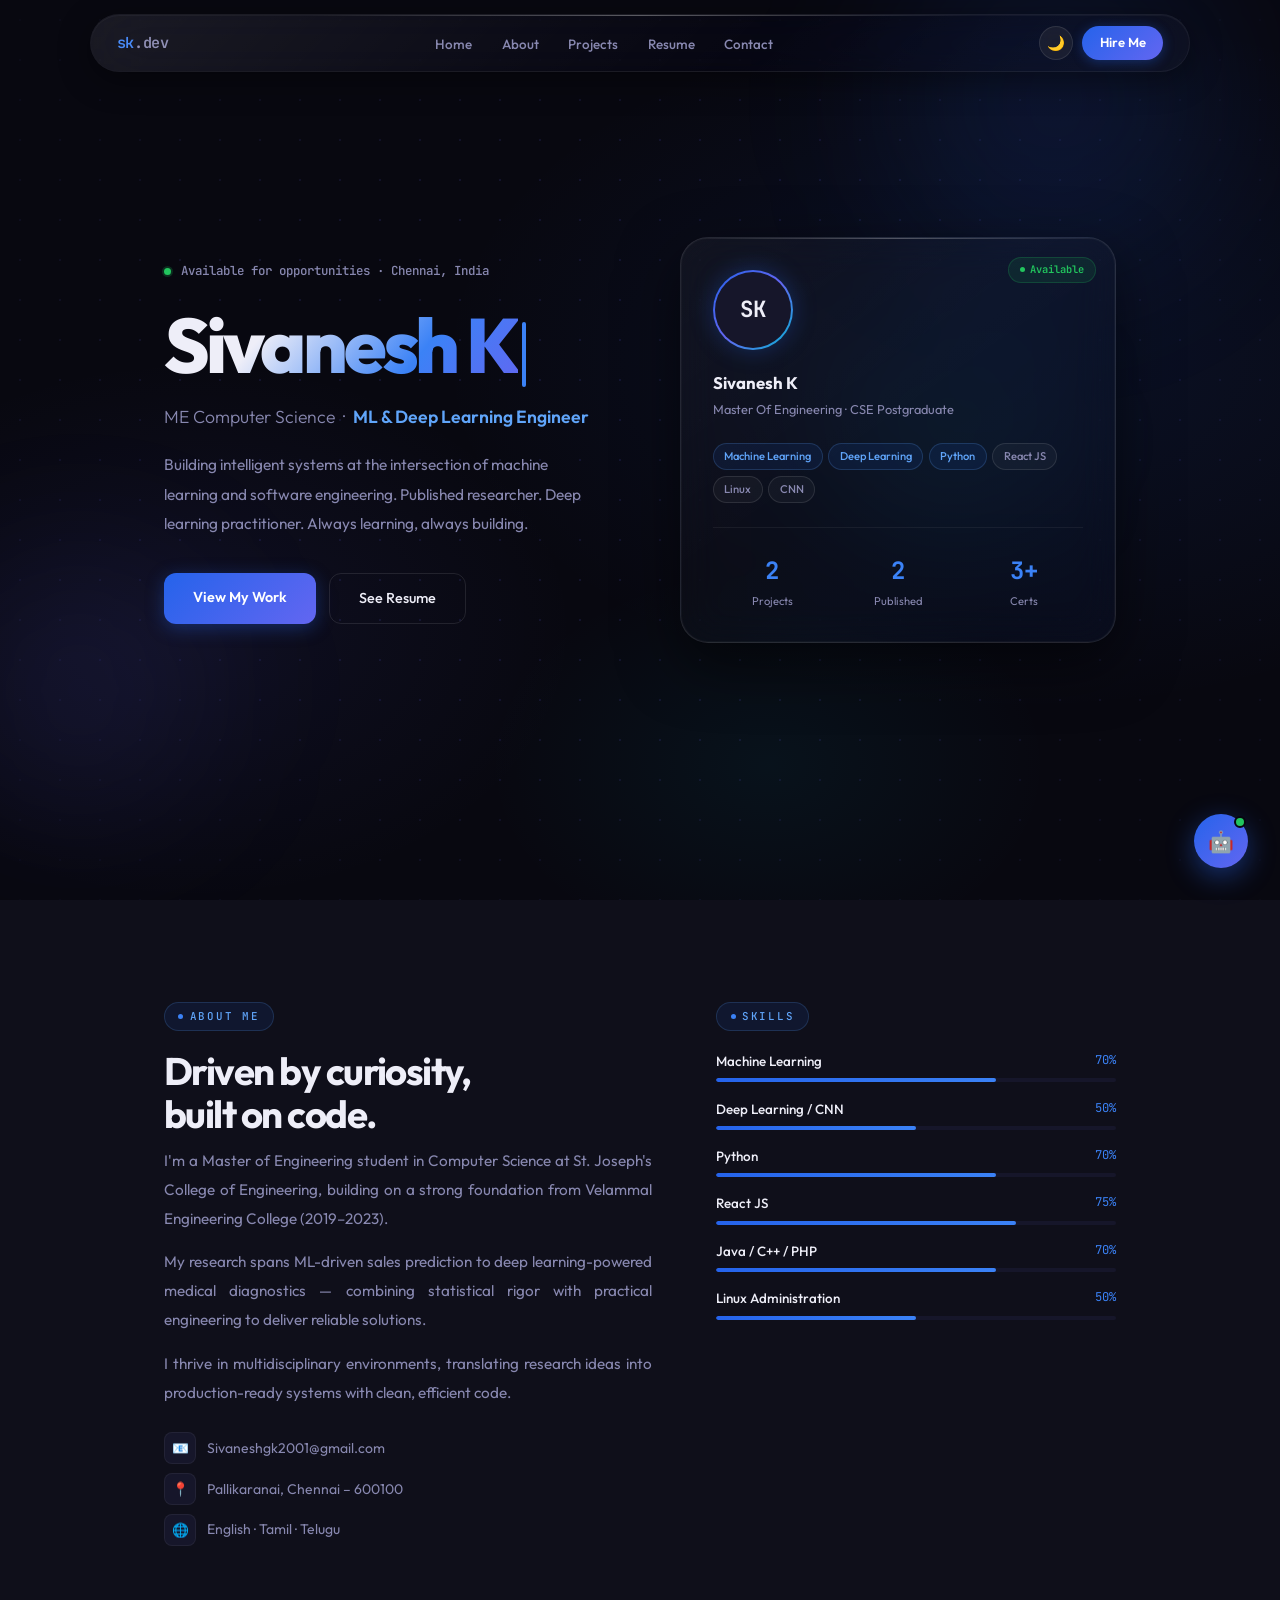
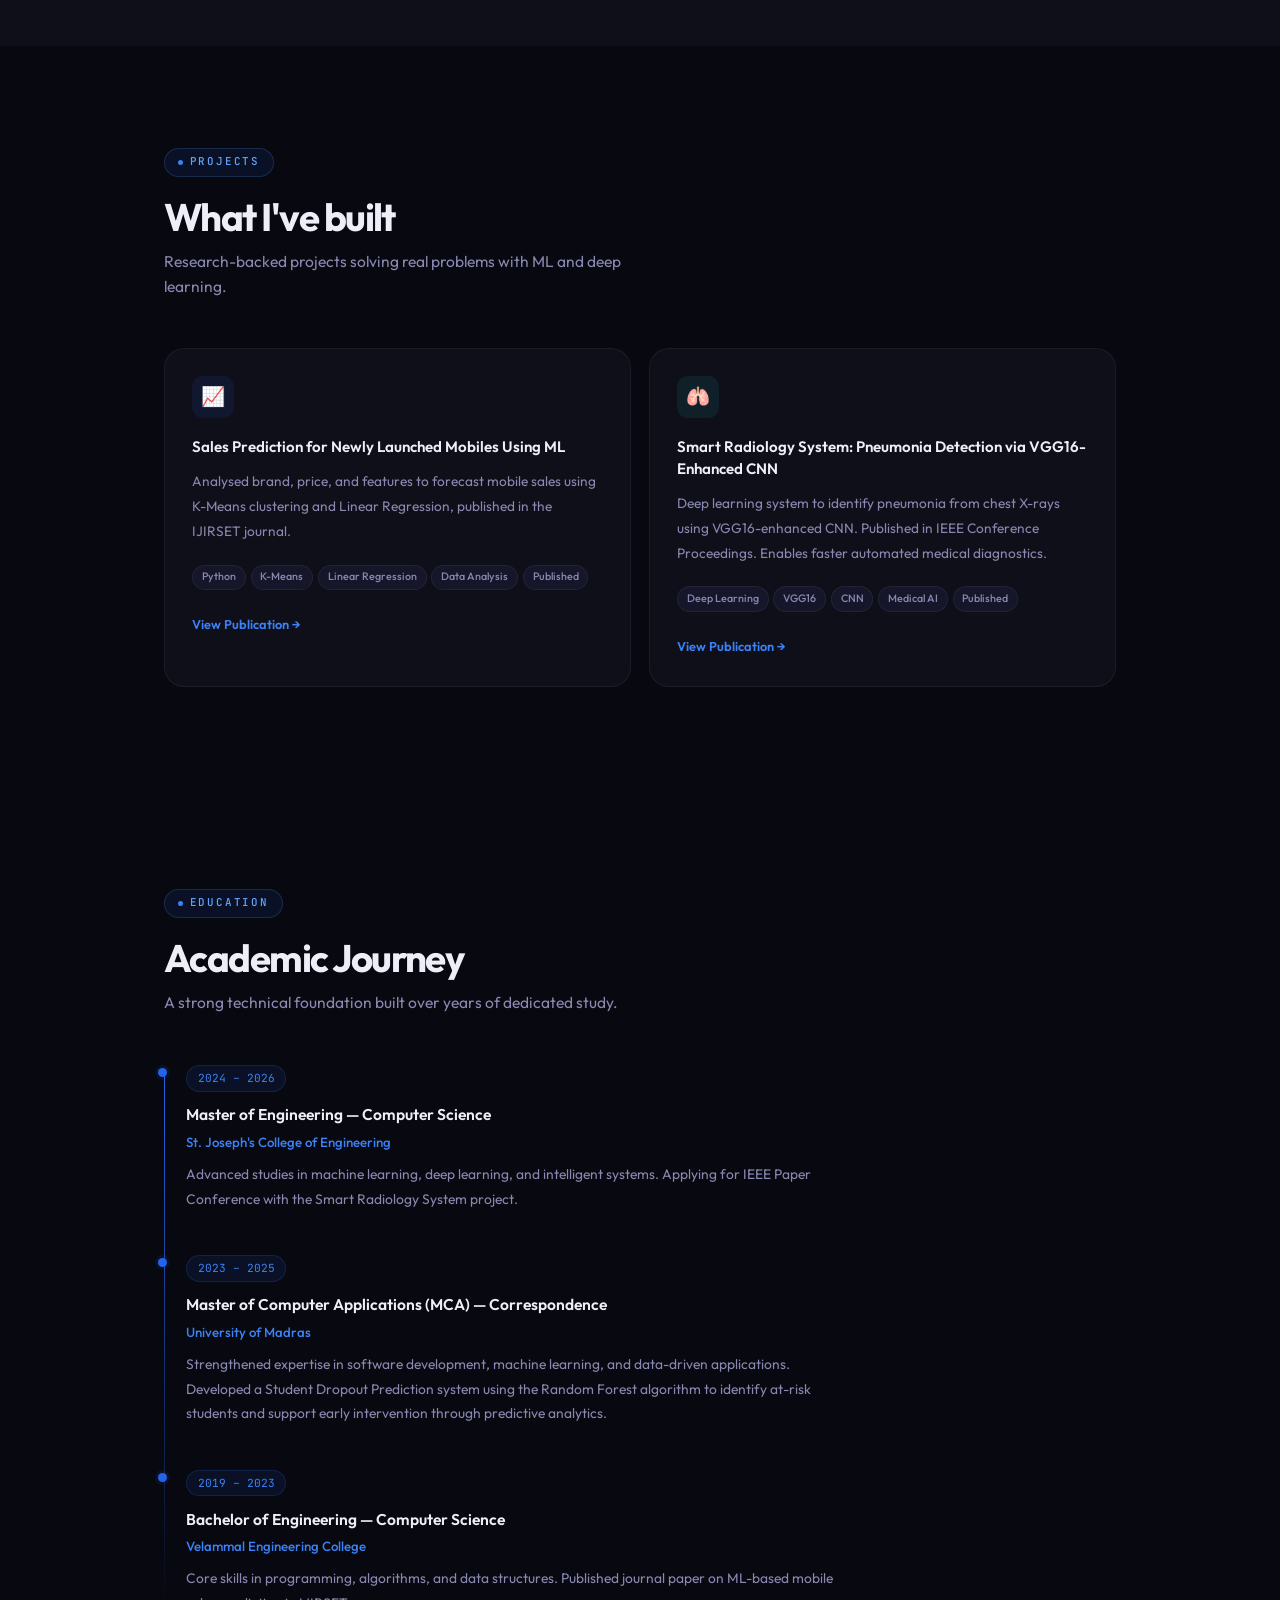
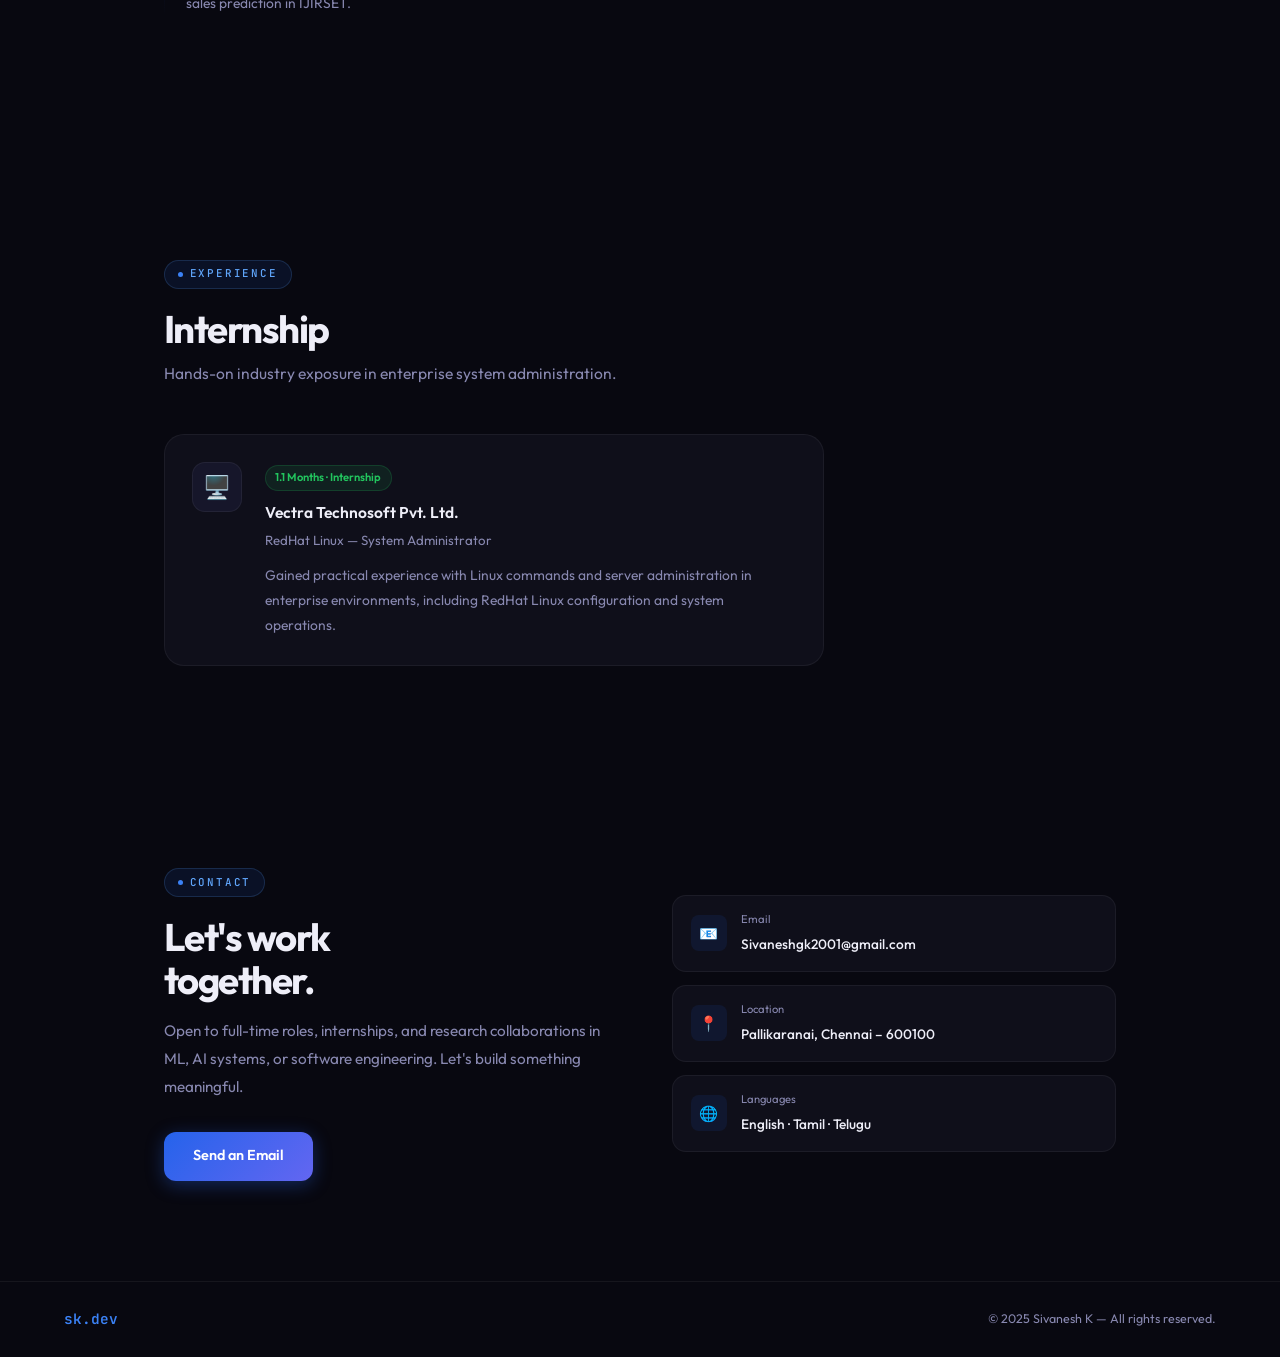
<file: index.html>
<!DOCTYPE html>
<html lang="en" data-theme="dark">

<head>
    <meta charset="UTF-8" />
    <meta name="viewport" content="width=device-width, initial-scale=1.0" />
    <link rel="icon" type="image/x-icon" href="./files/tabimage1.svg">
    <title>Sivanesh Portfolio</title>
    <link
        href="https://fonts.googleapis.com/css2?family=Outfit:wght@300;400;500;600;700;800&family=JetBrains+Mono:wght@400;500;600&display=swap"
        rel="stylesheet" />
    <link rel="stylesheet" href="style.css" />
</head>

<body>

    <!-- ═══ LIQUID GLASS NAVBAR ═══ -->
    <nav id="mainNav">
        <a href="index.html" class="logo-link">
            <div class="nav-logo">sk<span>.dev</span></div>
        </a>
        <ul class="nav-links">
            <li><a href="#hero">Home</a></li>
            <li><a href="#about">About</a></li>
            <li><a href="#projects">Projects</a></li>
            <li><a href="resume.html" target="_self">Resume</a></li>
            <li><a href="#contact">Contact</a></li>
        </ul>
        <div class="nav-r">
            <button class="theme-btn" id="themeBtn" title="Toggle theme">🌙</button>
            <!-- <button class="nav-hire" onclick="openHireModal()">Hire Me</button> -->
            <a href="mailto:Sivaneshgk2001@gmail.com" class="nav-hire">Hire Me</a>
            <!-- <a href="files/Resume.pdf" target="_blank" class="nav-hire">
                Download Resume
            </a> -->
            <!-- <a href="#" class="nav-hire" onclick="openResumePrint()">
                Download Resume
            </a> -->
        </div>
    </nav>

    <!-- ═══ HERO ═══ -->
    <section id="hero">
        <div class="hero-mesh"></div>
        <div class="hero-grid-bg"></div>
        <div class="orb orb1"></div>
        <div class="orb orb2"></div>
        <div class="orb orb3"></div>

        <div class="hero-inner">
            <!-- LEFT -->
            <div class="hero-left">
                <div class="hero-eyebrow">
                    <span class="hero-eyebrow-dot"></span>
                    Available for opportunities · Chennai, India
                </div>

                <h1 class="hero-name">
                    <span class="tw-text" id="tw-el"></span><span class="tw-cur" id="tw-cur"></span>
                </h1>

                <p class="hero-tagline">
                    ME Computer Science &nbsp;·&nbsp; <strong>ML & Deep Learning Engineer</strong>
                </p>

                <p class="hero-desc">
                    Building intelligent systems at the intersection of machine learning and software engineering.
                    Published researcher. Deep learning practitioner. Always learning, always building.
                </p>

                <div class="hero-btns">
                    <a href="#projects" class="btn-main">View My Work</a>
                    <a href="resume.html" target="_self" class="btn-ghost">See Resume</a>
                </div>
            </div>

            <!-- RIGHT — creative card -->
            <div class="hero-right">
                <div style="position:relative;padding:1.5rem 0">
                    <div class="profile-card">
                        <div class="card-badge">Available</div>
                        <div class="avatar-ring">
                            <div class="avatar-inner">SK</div>
                        </div>
                        <div class="pc-name">Sivanesh K</div>
                        <div class="pc-title">Master Of Engineering · CSE Postgraduate</div>
                        <div class="pc-skills">
                            <span class="pc-sk hi">Machine Learning</span>
                            <span class="pc-sk hi">Deep Learning</span>
                            <span class="pc-sk hi">Python</span>
                            <span class="pc-sk">React JS</span>
                            <span class="pc-sk">Linux</span>
                            <span class="pc-sk">CNN</span>
                        </div>
                        <div class="pc-stats">
                            <div class="pcs">
                                <div class="pcs-n">2</div>
                                <div class="pcs-l">Projects</div>
                            </div>
                            <div class="pcs">
                                <div class="pcs-n">2</div>
                                <div class="pcs-l">Published</div>
                            </div>
                            <div class="pcs">
                                <div class="pcs-n">3+</div>
                                <div class="pcs-l">Certs</div>
                            </div>
                        </div>
                    </div>
                </div>
            </div>
        </div>
    </section>

    <!-- ═══ ABOUT ═══ -->
    <section id="about">
        <div class="wrap">
            <div class="about-g">
                <div class="reveal">
                    <div class="pill">About Me</div>
                    <h2 class="st">Driven by curiosity,<br />built on code.</h2>
                    <div class="about-text">
                        <p>I'm a Master of Engineering student in Computer Science at St. Joseph's College of
                            Engineering, building on a strong foundation from Velammal Engineering College (2019–2023).
                        </p>
                        <p>My research spans ML-driven sales prediction to deep learning-powered medical diagnostics —
                            combining statistical rigor with practical engineering to deliver reliable solutions.</p>
                        <p>I thrive in multidisciplinary environments, translating research ideas into production-ready
                            systems with clean, efficient code.</p>
                    </div>
                    <div class="ci-list">
                        <div class="ci">
                            <div class="ci-ic">📧</div>Sivaneshgk2001@gmail.com
                        </div>
                        <!-- <div class="ci">
                            <div class="ci-ic">📱</div>+91 8220488520
                        </div> -->
                        <div class="ci">
                            <div class="ci-ic">📍</div>Pallikaranai, Chennai – 600100
                        </div>
                        <div class="ci">
                            <div class="ci-ic">🌐</div>English · Tamil · Telugu
                        </div>
                    </div>
                </div>
                <div class="reveal" style="transition-delay:.1s">
                    <div class="pill">Skills</div>
                    <div class="sk-list" id="skWrap">
                        <div>
                            <div class="sk-lbl"><span class="sk-n">Machine Learning</span><span class="sk-v">70%</span>
                            </div>
                            <div class="sk-track">
                                <div class="sk-fill" data-w="70"></div>
                            </div>
                        </div>
                        <div>
                            <div class="sk-lbl"><span class="sk-n">Deep Learning / CNN</span><span
                                    class="sk-v">50%</span></div>
                            <div class="sk-track">
                                <div class="sk-fill" data-w="50"></div>
                            </div>
                        </div>
                        <div>
                            <div class="sk-lbl"><span class="sk-n">Python</span><span class="sk-v">70%</span></div>
                            <div class="sk-track">
                                <div class="sk-fill" data-w="70"></div>
                            </div>
                        </div>
                        <div>
                            <div class="sk-lbl"><span class="sk-n">React JS</span><span class="sk-v">75%</span></div>
                            <div class="sk-track">
                                <div class="sk-fill" data-w="75"></div>
                            </div>
                        </div>
                        <div>
                            <div class="sk-lbl"><span class="sk-n">Java / C++ / PHP</span><span class="sk-v">70%</span>
                            </div>
                            <div class="sk-track">
                                <div class="sk-fill" data-w="70"></div>
                            </div>
                        </div>
                        <div>
                            <div class="sk-lbl"><span class="sk-n">Linux Administration</span><span
                                    class="sk-v">50%</span></div>
                            <div class="sk-track">
                                <div class="sk-fill" data-w="50"></div>
                            </div>
                        </div>
                    </div>
                </div>
            </div>
        </div>
    </section>

    <!-- ═══ PROJECTS ═══ -->
    <section id="projects">
        <div class="wrap">
            <div class="pill reveal">Projects</div>
            <h2 class="st reveal">What I've built</h2>
            <p class="ss reveal">Research-backed projects solving real problems with ML and deep learning.</p>
            <div class="proj-g">
                <div class="pc2 reveal">
                    <div class="p-ico ico-b">📈</div>
                    <h3>Sales Prediction for Newly Launched Mobiles Using ML</h3>
                    <p>Analysed brand, price, and features to forecast mobile sales using K-Means clustering and Linear
                        Regression, published in the IJIRSET journal.</p>
                    <div class="tags"><span class="tg">Python</span><span class="tg">K-Means</span><span
                            class="tg">Linear Regression</span><span class="tg">Data Analysis</span><span
                            class="tg">Published</span></div>
                    <a href="https://www.ijirset.com/upload/2023/ncact'23/69_Prediction.pdf" target="_blank"
                        class="plink">View Publication →</a>
                </div>
                <div class="pc2 reveal" style="transition-delay:.1s">
                    <div class="p-ico ico-t">🫁</div>
                    <h3>Smart Radiology System: Pneumonia Detection via VGG16-Enhanced CNN</h3>
                    <p>
                        Deep learning system to identify pneumonia from chest X-rays using VGG16-enhanced CNN.
                        Published in IEEE Conference Proceedings. Enables faster automated medical diagnostics.
                    </p>
                    <div class="tags">
                        <span class="tg">Deep Learning</span>
                        <span class="tg">VGG16</span>
                        <span class="tg">CNN</span>
                        <span class="tg">Medical AI</span>
                        <span class="tg">Published</span>
                    </div>
                    <a href="https://ieeexplore.ieee.org/document/11436696" target="_blank" class="plink">
                        View Publication →
                    </a>
                </div>
            </div>
    </section>

    <!-- ═══ EDUCATION ═══ -->
    <section id="education">
        <div class="wrap">
            <div class="pill reveal">Education</div>
            <h2 class="st reveal">Academic Journey</h2>
            <p class="ss reveal">A strong technical foundation built over years of dedicated study.</p>
            <div class="timeline">
                <div class="tl reveal">
                    <div class="tl-dot"></div>
                    <div class="tl-date">2024 – 2026</div>
                    <h3>Master of Engineering — Computer Science</h3>
                    <p class="inst">St. Joseph's College of Engineering</p>
                    <p>Advanced studies in machine learning, deep learning, and intelligent systems. Applying for IEEE
                        Paper Conference with the Smart Radiology System project.</p>
                </div>
                <div class="tl reveal">
                    <div class="tl-dot"></div>
                    <div class="tl-date">2023 – 2025</div>
                    <h3>Master of Computer Applications (MCA) — Correspondence </h3>
                    <p class="inst">University of Madras</p>
                    <p>
                        Strengthened expertise in software development, machine learning, and data-driven applications.
                        Developed a Student Dropout Prediction system using the Random Forest algorithm to identify
                        at-risk students and support early intervention through predictive analytics.
                    </p>
                </div>
                <div class="tl reveal">
                    <div class="tl-dot"></div>
                    <div class="tl-date">2019 – 2023</div>
                    <h3>Bachelor of Engineering — Computer Science</h3>
                    <p class="inst">Velammal Engineering College</p>
                    <p>Core skills in programming, algorithms, and data structures. Published journal paper on ML-based
                        mobile sales prediction in IJIRSET.</p>
                </div>
            </div>
        </div>
    </section>

    <!-- ═══ EXPERIENCE ═══ -->
    <section id="experience">
        <div class="wrap">
            <div class="pill reveal">Experience</div>
            <h2 class="st reveal">Internship</h2>
            <p class="ss reveal">Hands-on industry exposure in enterprise system administration.</p>
            <div class="exp-card reveal">
                <div class="exp-logo">🖥️</div>
                <div class="exp-info">
                    <div class="exp-badge">1.1 Months · Internship</div>
                    <h3>Vectra Technosoft Pvt. Ltd.</h3>
                    <p class="role">RedHat Linux — System Administrator</p>
                    <p>Gained practical experience with Linux commands and server administration in enterprise
                        environments, including RedHat Linux configuration and system operations.</p>
                </div>
            </div>
        </div>
    </section>

    <!-- ═══ CONTACT ═══ -->
    <section id="contact">
        <div class="wrap">
            <div class="contact-g">
                <div class="cl reveal">
                    <div class="pill">Contact</div>
                    <h2>Let's work<br />together.</h2>
                    <p>Open to full-time roles, internships, and research collaborations in ML, AI systems, or software
                        engineering. Let's build something meaningful.</p>
                    <a href="mailto:Sivaneshgk2001@gmail.com" class="btn-main" style="display:inline-block">Send an
                        Email</a>
                </div>
                <div class="ci-items reveal" style="transition-delay:.1s">
                    <div class="cit">
                        <div class="cit-ico">📧</div>
                        <div class="cit-d">
                            <p>Email</p><a href="mailto:Sivaneshgk2001@gmail.com">Sivaneshgk2001@gmail.com</a>
                        </div>
                    </div>
                    <!-- <div class="cit">
                        <div class="cit-ico">📱</div>
                        <div class="cit-d">
                            <p>Phone</p><span>+91 8220488520</span>
                        </div>
                    </div> -->
                    <div class="cit">
                        <div class="cit-ico">📍</div>
                        <div class="cit-d">
                            <p>Location</p><span>Pallikaranai, Chennai – 600100</span>
                        </div>
                    </div>
                    <div class="cit">
                        <div class="cit-ico">🌐</div>
                        <div class="cit-d">
                            <p>Languages</p><span>English · Tamil · Telugu</span>
                        </div>
                    </div>
                </div>
            </div>
        </div>
    </section>

    <!-- FOOTER -->
    <footer>
        <div class="foot-logo">sk.dev</div>
        <p>© 2025 Sivanesh K — All rights reserved.</p>
    </footer>

    <!-- ═══ CHATBOT ═══ -->
    <button class="chat-fab" id="chatFab">
        <span class="fab-icon">🤖</span>
        <span class="fab-close">✕</span>
    </button>

    <div class="chat-win" id="chatWin">
        <div class="chat-head">
            <div class="ch-av">🤖</div>
            <div class="ch-info">
                <h4>Sivanesh's AI Assistant</h4>
                <p>Smart Bot · Always Online</p>
            </div>
        </div>
        <div class="chat-msgs" id="chatMsgs"></div>
        <div class="chat-qp" id="chatQP">
            <button class="qp" onclick="sq(this)">What are your skills?</button>
            <button class="qp" onclick="sq(this)">Tell me about projects</button>
            <button class="qp" onclick="sq(this)">Are you open to work?</button>
            <button class="qp" onclick="sq(this)">What's your education?</button>
            <button class="qp" onclick="sq(this)">Contact details</button>
            <button class="qp" onclick="sq(this)">Certifications</button>
        </div>
        <div class="chat-foot">
            <textarea class="chat-inp" id="chatInp" placeholder="Ask me anything…" rows="1"></textarea>
            <button class="chat-send-btn" id="chatSend">➤</button>
        </div>
    </div>

    <script src="script.js"></script>
</body>

</html>
</file>
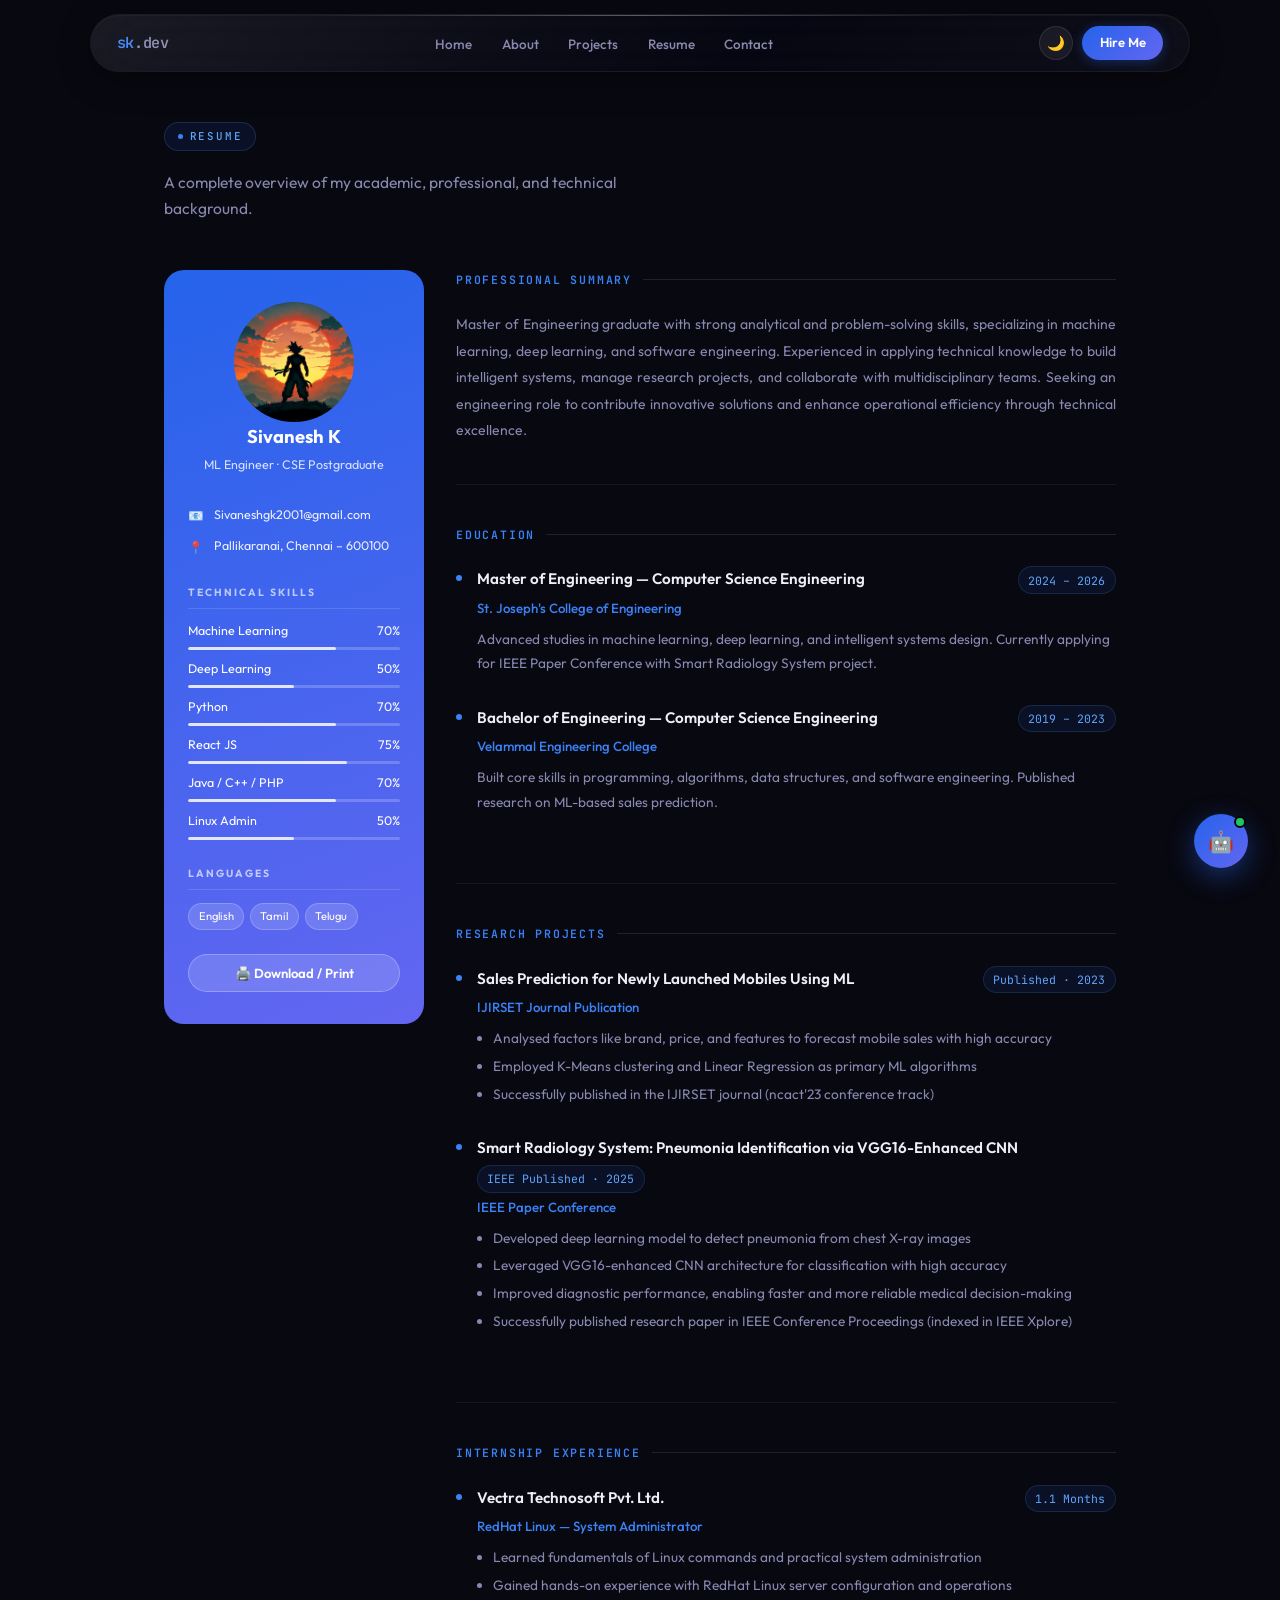
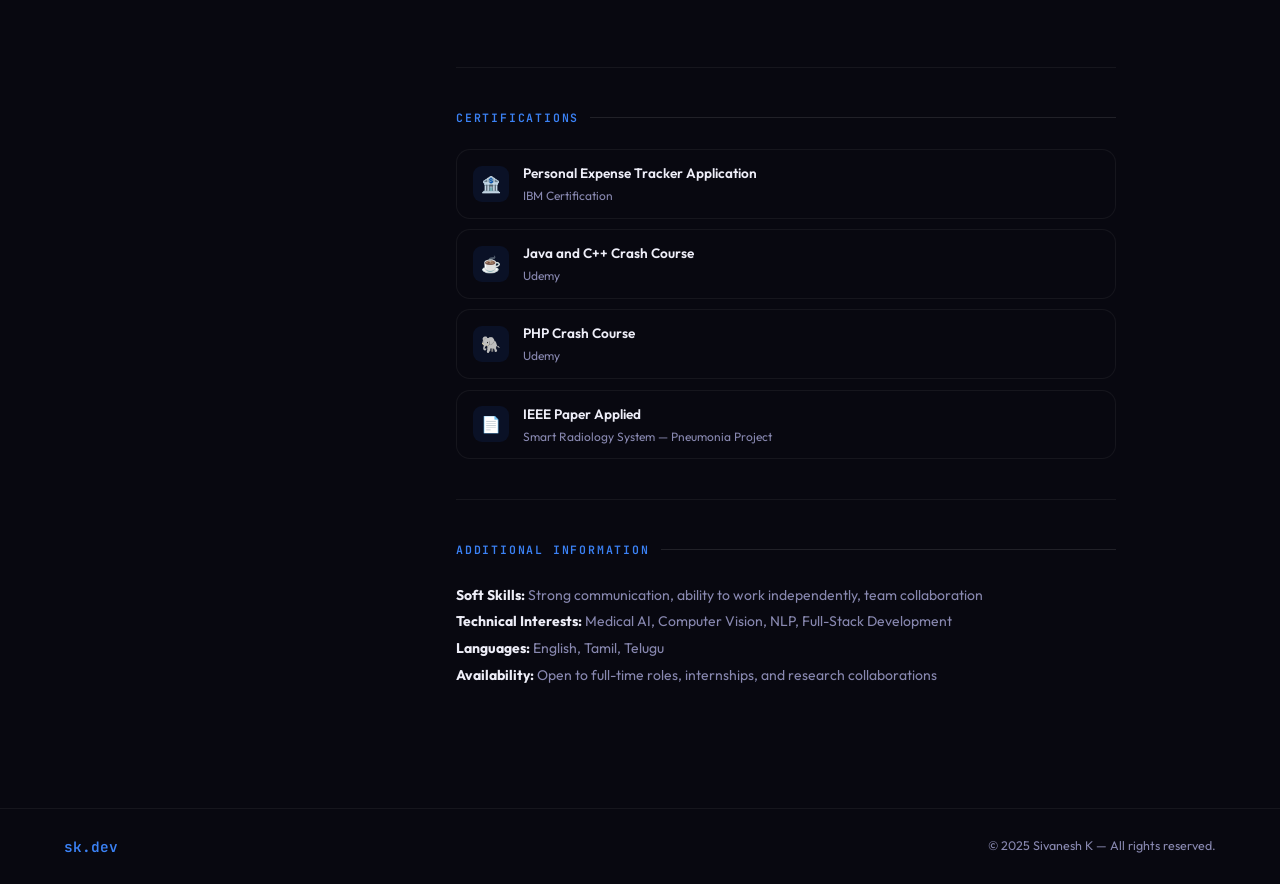
<file: resume.html>
<!DOCTYPE html>
<html lang="en" data-theme="dark">
<head>
<meta charset="UTF-8"/>
<meta name="viewport" content="width=device-width, initial-scale=1.0"/>
<link rel="icon" type="image/x-icon" href="./files/resumetab1.svg">
<title>Sivanesh Resume</title>
<link href="https://fonts.googleapis.com/css2?family=Outfit:wght@300;400;500;600;700;800&family=JetBrains+Mono:wght@400;500;600&display=swap" rel="stylesheet"/>
<link rel="stylesheet" href="style.css"/>
</head>
<body>

<!-- ═══ LIQUID GLASS NAVBAR ═══ -->
<nav id="mainNav">
  <a href="index.html" class="logo-link">
  <div class="nav-logo">sk<span>.dev</span></div>
</a>
  <ul class="nav-links">
    <li><a href="index.html" target="_self">Home</a></li>
    <li><a href="index.html#about" target="_self">About</a></li>
    <li><a href="index.html#projects" target="_self">Projects</a></li>
    <li><a href="resume.html" target="_self">Resume</a></li>
    <li><a href="index.html#contact" target="_self">Contact</a></li>
  </ul>
  <div class="nav-r">
    <button class="theme-btn" id="themeBtn" title="Toggle theme">🌙</button>
    <a href="mailto:Sivaneshgk2001@gmail.com" class="nav-hire">Hire Me</a>
  </div>
</nav>

<!-- ═══ RESUME PAGE ═══ -->
<div class="resume-page-wrap">
  <div class="pill reveal">Resume</div>
  <!-- <h2 class="st reveal">Curriculum Vitae</h2> -->
  <p class="ss reveal">A complete overview of my academic, professional, and technical background.</p>

  <div class="resume-layout reveal">
    <!-- SIDEBAR -->
    <div class="resume-sidebar">
      <div class="rs-avatar">
  <img src="files/goku-in-sunset-landscape_1920x1080_xtrafondos.com.jpg" alt="Profile Image">
</div>
      <div class="rs-name">Sivanesh K</div>
      <div class="rs-title">ML Engineer · CSE Postgraduate</div>

      <div class="rs-contact">
        <div class="rs-ci"><span class="rs-ci-ic">📧</span><span>Sivaneshgk2001@gmail.com</span></div>
        <!-- <div class="rs-ci"><span class="rs-ci-ic">📱</span><span>+91 8220488520</span></div> -->
        <div class="rs-ci"><span class="rs-ci-ic">📍</span><span>Pallikaranai, Chennai – 600100</span></div>
      </div>

      <div class="rs-section">
        <div class="rs-sec-title">Technical Skills</div>
        <div class="rs-skill-item"><div class="rs-sk-n"><span>Machine Learning</span><span>70%</span></div><div class="rs-bar"><div class="rs-fill" data-w="70"></div></div></div>
        <div class="rs-skill-item"><div class="rs-sk-n"><span>Deep Learning</span><span>50%</span></div><div class="rs-bar"><div class="rs-fill" data-w="50"></div></div></div>
        <div class="rs-skill-item"><div class="rs-sk-n"><span>Python</span><span>70%</span></div><div class="rs-bar"><div class="rs-fill" data-w="70"></div></div></div>
        <div class="rs-skill-item"><div class="rs-sk-n"><span>React JS</span><span>75%</span></div><div class="rs-bar"><div class="rs-fill" data-w="75"></div></div></div>
        <div class="rs-skill-item"><div class="rs-sk-n"><span>Java / C++ / PHP</span><span>70%</span></div><div class="rs-bar"><div class="rs-fill" data-w="70"></div></div></div>
        <div class="rs-skill-item"><div class="rs-sk-n"><span>Linux Admin</span><span>50%</span></div><div class="rs-bar"><div class="rs-fill" data-w="50"></div></div></div>
      </div>

      <div class="rs-section">
        <div class="rs-sec-title">Languages</div>
        <div class="rs-lang">
          <span class="rs-lang-chip">English</span>
          <span class="rs-lang-chip">Tamil</span>
          <span class="rs-lang-chip">Telugu</span>
        </div>
      </div>
      <button class="resume-dl" onclick="printResume()">
  🖨️ Download / Print 
</button>


      <!-- <button class="resume-dl" onclick="window.print()">⬇ Download / Print Resume</button> -->
    </div>

    <!-- MAIN -->
    <div class="resume-main">
      <!-- Summary -->
      <div class="rm-section">
        <div class="rm-sec-title">Professional Summary</div>
        <p style="font-size:.875rem;color:var(--text2);line-height:1.9;text-align: justify;">
          Master of Engineering graduate with strong analytical and problem-solving skills, specializing in machine learning, deep learning, and software engineering. Experienced in applying technical knowledge to build intelligent systems, manage research projects, and collaborate with multidisciplinary teams. Seeking an engineering role to contribute innovative solutions and enhance operational efficiency through technical excellence.
        </p>
      </div>

      <!-- Education -->
      <div class="rm-section">
        <div class="rm-sec-title">Education</div>
        <div class="rm-item">
          <div class="rm-item-head">
            <h3>Master of Engineering — Computer Science Engineering</h3>
            <span class="rm-date">2024 – 2026</span>
          </div>
          <div class="rm-sub">St. Joseph's College of Engineering</div>
          <p>Advanced studies in machine learning, deep learning, and intelligent systems design. Currently applying for IEEE Paper Conference with Smart Radiology System project.</p>
        </div>
        <div class="rm-item">
          <div class="rm-item-head">
            <h3>Bachelor of Engineering — Computer Science Engineering</h3>
            <span class="rm-date">2019 – 2023</span>
          </div>
          <div class="rm-sub">Velammal Engineering College</div>
          <p>Built core skills in programming, algorithms, data structures, and software engineering. Published research on ML-based sales prediction.</p>
        </div>
      </div>

      <!-- Projects -->
      <div class="rm-section">
        <div class="rm-sec-title">Research Projects</div>
        <div class="rm-item">
          <div class="rm-item-head">
            <h3>Sales Prediction for Newly Launched Mobiles Using ML</h3>
            <span class="rm-date">Published · 2023</span>
          </div>
          <div class="rm-sub">IJIRSET Journal Publication</div>
          <ul>
            <li>Analysed factors like brand, price, and features to forecast mobile sales with high accuracy</li>
            <li>Employed K-Means clustering and Linear Regression as primary ML algorithms</li>
            <li>Successfully published in the IJIRSET journal (ncact'23 conference track)</li>
          </ul>
        </div>
        <div class="rm-item">
          <div class="rm-item-head">
            <h3>Smart Radiology System: Pneumonia Identification via VGG16-Enhanced CNN</h3>
            <span class="rm-date">IEEE Published · 2025</span>
          </div>
          <div class="rm-sub">IEEE Paper Conference</div>
          <ul>
            <li>Developed deep learning model to detect pneumonia from chest X-ray images</li>
            <li>Leveraged VGG16-enhanced CNN architecture for classification with high accuracy</li>
            <li>Improved diagnostic performance, enabling faster and more reliable medical decision-making</li>
            <li>Successfully published research paper in IEEE Conference Proceedings (indexed in IEEE Xplore)</li>
          </ul>
        </div>
      </div>

      <!-- Experience -->
      <div class="rm-section">
        <div class="rm-sec-title">Internship Experience</div>
        <div class="rm-item">
          <div class="rm-item-head">
            <h3>Vectra Technosoft Pvt. Ltd.</h3>
            <span class="rm-date">1.1 Months</span>
          </div>
          <div class="rm-sub">RedHat Linux — System Administrator</div>
          <ul>
            <li>Learned fundamentals of Linux commands and practical system administration</li>
            <li>Gained hands-on experience with RedHat Linux server configuration and operations</li>
          </ul>
        </div>
      </div>

      <!-- Certifications -->
      <div class="rm-section">
        <div class="rm-sec-title">Certifications</div>
        <div class="cert-list">
          <div class="cert-row"><div class="cert-ic">🏦</div><div class="cert-txt"><h4>Personal Expense Tracker Application</h4><p>IBM Certification</p></div></div>
          <div class="cert-row"><div class="cert-ic">☕</div><div class="cert-txt"><h4>Java and C++ Crash Course</h4><p>Udemy</p></div></div>
          <div class="cert-row"><div class="cert-ic">🐘</div><div class="cert-txt"><h4>PHP Crash Course</h4><p>Udemy</p></div></div>
          <div class="cert-row"><div class="cert-ic">📄</div><div class="cert-txt"><h4>IEEE Paper Applied</h4><p>Smart Radiology System — Pneumonia Project</p></div></div>
        </div>
      </div>

      <!-- Additional -->
      <div class="rm-section">
        <div class="rm-sec-title">Additional Information</div>
        <p style="font-size:.875rem;color:var(--text2);line-height:1.9">
          <strong style="color:var(--text)">Soft Skills:</strong> Strong communication, ability to work independently, team collaboration<br/>
          <strong style="color:var(--text)">Technical Interests:</strong> Medical AI, Computer Vision, NLP, Full-Stack Development<br/>
          <strong style="color:var(--text)">Languages:</strong> English, Tamil, Telugu<br/>
          <strong style="color:var(--text)">Availability:</strong> Open to full-time roles, internships, and research collaborations
        </p>
      </div>
    </div>
  </div>
</div>

<!-- FOOTER -->
<footer>
  <div class="foot-logo">sk.dev</div>
  <p>© 2025 Sivanesh K — All rights reserved.</p>
</footer>

<!-- ═══ CHATBOT ═══ -->
<button class="chat-fab" id="chatFab">
  <span class="fab-icon">🤖</span>
  <span class="fab-close">✕</span>
</button>

<div class="chat-win" id="chatWin">
  <div class="chat-head">
    <div class="ch-av">🤖</div>
    <div class="ch-info">
      <h4>Sivanesh's AI Assistant</h4>
      <p>Smart Bot · Always Online</p>
    </div>
  </div>
  <div class="chat-msgs" id="chatMsgs"></div>
  <div class="chat-qp" id="chatQP">
    <button class="qp" onclick="sq(this)">What are your skills?</button>
    <button class="qp" onclick="sq(this)">Tell me about projects</button>
    <button class="qp" onclick="sq(this)">Are you open to work?</button>
    <button class="qp" onclick="sq(this)">What's your education?</button>
    <button class="qp" onclick="sq(this)">Contact details</button>
    <button class="qp" onclick="sq(this)">Certifications</button>
  </div>
  <div class="chat-foot">
    <textarea class="chat-inp" id="chatInp" placeholder="Ask me anything…" rows="1"></textarea>
    <button class="chat-send-btn" id="chatSend">➤</button>
  </div>
</div>

<script src="script.js"></script>
</body>
</html>
</file>
<file: style.css>
/* ═══════════════════════════════════════════
   DESIGN TOKENS
═══════════════════════════════════════════ */
:root {
  --blue:#2563eb; --blue2:#3b82f6; --blue3:#60a5fa;
  --indigo:#6366f1; --cyan:#06b6d4;
  --green:#22c55e;
  --tr:.32s cubic-bezier(.4,0,.2,1);
  --r:14px; --rl:20px;
}
[data-theme="dark"]{
  --bg:#080810; --bg2:#0f0f1a; --bg3:#16162a; --bg4:#1e1e32;
  --border:rgba(255,255,255,0.055); --border2:rgba(255,255,255,0.10);
  --text:#eeeef8; --text2:#8888b0; --text3:#5555778;
  --glow-bg:rgba(37,99,235,0.10);
  --sh:0 20px 60px rgba(0,0,0,0.55);
  --nav-glass:rgba(8,8,18,0.45);
  --nav-border:rgba(255,255,255,0.08);
  --nav-sh:0 8px 32px rgba(0,0,0,0.4), 0 1px 0 rgba(255,255,255,0.04) inset;
}
[data-theme="light"]{
  --bg:#f0f0fa; --bg2:#ffffff; --bg3:#e8e8f5; --bg4:#ddddef;
  --border:rgba(0,0,0,0.065); --border2:rgba(0,0,0,0.10);
  --text:#0a0a1a; --text2:#5555778; --text3:#aaaacc;
  --glow-bg:rgba(37,99,235,0.07);
  --sh:0 20px 60px rgba(0,0,0,0.08);
  --nav-glass:rgba(240,240,250,0.55);
  --nav-border:rgba(255,255,255,0.60);
  --nav-sh:0 8px 32px rgba(60,60,120,0.12), 0 1px 0 rgba(255,255,255,0.85) inset;
}

/* ═══════════════════════════════════════════
   BASE
═══════════════════════════════════════════ */
*,*::before,*::after{box-sizing:border-box;margin:0;padding:0}
html{scroll-behavior:smooth;font-size:16px}
body{font-family:'Outfit',sans-serif;background:var(--bg);color:var(--text);line-height:1.65;overflow-x:hidden;transition:background var(--tr),color var(--tr)}
a{color:inherit;text-decoration:none}
button{cursor:pointer;border:none;background:none;font-family:inherit}
img{display:block;max-width:100%}
::-webkit-scrollbar{width:4px}
::-webkit-scrollbar-track{background:var(--bg)}
::-webkit-scrollbar-thumb{background:var(--bg4);border-radius:10px}

/* ═══════════════════════════════════════════
   LIQUID GLASS NAVBAR
═══════════════════════════════════════════ */
nav {
  position: fixed;
  top: 14px; left: 50%; transform: translateX(-50%);
  z-index: 500;
  width: calc(100% - 48px);
  max-width: 1100px;
  height: 58px;
  display: flex;
  align-items: center;
  justify-content: space-between;
  padding: 0 1.6rem;
  border-radius: 100px;
  background: var(--nav-glass);
  backdrop-filter: blur(28px) saturate(180%);
  -webkit-backdrop-filter: blur(28px) saturate(180%);
  border: 1px solid var(--nav-border);
  box-shadow: var(--nav-sh);
  transition: background var(--tr), border-color var(--tr), box-shadow var(--tr);
}
nav::before {
  content:'';
  position:absolute;inset:0;
  border-radius:100px;
  background: linear-gradient(135deg,
    rgba(255,255,255,0.08) 0%,
    rgba(255,255,255,0.02) 40%,
    rgba(255,255,255,0.00) 60%,
    rgba(255,255,255,0.03) 100%);
  pointer-events:none;
}
nav::after {
  content:'';
  position:absolute;
  top:0;left:20%;right:20%;
  height:1px;
  border-radius:100px;
  background:linear-gradient(90deg,transparent,rgba(255,255,255,0.30),transparent);
  pointer-events:none;
}
.nav-logo {
  font-family:'JetBrains Mono',monospace;
  font-weight:600; font-size:0.95rem;
  color:var(--blue2);
  letter-spacing:-0.3px;
  z-index:1;
}
.nav-logo span{color:var(--text2)}
.nav-links{display:flex;gap:0.15rem;list-style:none;z-index:1}
.nav-links a {
  padding:.38rem .85rem;
  border-radius:100px;
  font-size:.84rem;font-weight:500;
  color:var(--text2);
  transition:color var(--tr),background var(--tr);
}
.nav-links a:hover{color:var(--text);background:rgba(255,255,255,0.07)}
[data-theme="light"] .nav-links a:hover{background:rgba(0,0,0,0.06)}
.nav-r{display:flex;align-items:center;gap:.55rem;z-index:1}
.theme-btn {
  width:34px;height:34px;border-radius:50%;
  border:1px solid var(--border2);
  background:rgba(255,255,255,0.06);
  backdrop-filter:blur(10px);
  color:var(--text);font-size:.9rem;
  display:flex;align-items:center;justify-content:center;
  transition:all var(--tr);
}
.theme-btn:hover{border-color:var(--blue2);color:var(--blue2);transform:scale(1.08) rotate(15deg)}
[data-theme="light"] .theme-btn{background:rgba(0,0,0,0.04)}
.nav-hire {
  padding:.4rem 1.1rem;
  background:linear-gradient(135deg,var(--blue),var(--indigo));
  color:#fff;border-radius:100px;
  font-size:.82rem;font-weight:600;
  box-shadow:0 2px 12px rgba(37,99,235,0.35);
  transition:all var(--tr);
}
.nav-hire:hover{opacity:.9;transform:translateY(-1px);box-shadow:0 6px 18px rgba(37,99,235,0.45)}

/* ═══════════════════════════════════════════
   LAYOUT UTILITIES
═══════════════════════════════════════════ */
.wrap{max-width:1080px;margin:0 auto;padding:0 5%}
section{padding:100px 0}
.pill{
  display:inline-flex;align-items:center;gap:.4rem;
  font-family:'JetBrains Mono',monospace;font-size:.68rem;font-weight:500;
  letter-spacing:1.8px;text-transform:uppercase;
  color:var(--blue3);background:var(--glow-bg);
  border:1px solid rgba(96,165,250,.18);
  padding:.28rem .82rem;border-radius:100px;margin-bottom:1.2rem;
}
.pill::before{content:'';width:5px;height:5px;background:var(--blue2);border-radius:50%}
h2.st{font-size:clamp(1.8rem,3vw,2.6rem);font-weight:700;letter-spacing:-.04em;line-height:1.12;margin-bottom:.6rem}
p.ss{color:var(--text2);font-size:.975rem;max-width:500px;margin-bottom:3rem}

/* ═══════════════════════════════════════════
   HERO
═══════════════════════════════════════════ */
#hero {
  min-height:100vh;
  display:flex;align-items:center;
  padding-top:80px;
  position:relative;overflow:hidden;
}
.hero-mesh {
  position:absolute;inset:0;pointer-events:none;z-index:0;
  background:
    radial-gradient(ellipse 70% 60% at 80% 40%, rgba(37,99,235,.10) 0%, transparent 65%),
    radial-gradient(ellipse 50% 50% at 15% 70%, rgba(99,102,241,.08) 0%, transparent 60%),
    radial-gradient(ellipse 40% 40% at 60% 85%, rgba(6,182,212,.06) 0%, transparent 55%);
  animation: meshShift 10s ease-in-out infinite alternate;
}
@keyframes meshShift {
  0%  {background-position:0% 0%}
  100%{background-position:5% 5%}
}
.hero-grid-bg {
  position:absolute;inset:0;pointer-events:none;z-index:0;
  background-image:radial-gradient(circle, rgba(99,102,241,.12) 1px, transparent 1px);
  background-size:40px 40px;
  mask-image:radial-gradient(ellipse 80% 80% at 50% 50%, black 40%, transparent 100%);
}
.orb {
  position:absolute;border-radius:50%;pointer-events:none;z-index:0;
  filter:blur(80px);animation:float 8s ease-in-out infinite;
}
.orb1{width:320px;height:320px;background:rgba(37,99,235,.12);top:-60px;right:5%;animation-delay:0s}
.orb2{width:240px;height:240px;background:rgba(99,102,241,.10);bottom:10%;left:-40px;animation-delay:-3s}
.orb3{width:160px;height:160px;background:rgba(6,182,212,.09);top:40%;right:20%;animation-delay:-5s}
@keyframes float{0%,100%{transform:translateY(0) scale(1)}50%{transform:translateY(-28px) scale(1.04)}}
.hero-inner {
  position:relative;z-index:2;
  max-width:1080px;margin:0 auto;padding:0 5%;
  display:grid;grid-template-columns:1fr 1fr;
  gap:5rem;align-items:center;width:100%;
}
.hero-eyebrow {
  display:inline-flex;align-items:center;gap:.6rem;
  font-family:'JetBrains Mono',monospace;font-size:.78rem;font-weight:500;
  color:var(--text2);margin-bottom:1.6rem;
  animation:fadeUp .5s ease both;
}
.hero-eyebrow-dot {
  width:7px;height:7px;background:var(--green);border-radius:50%;
  box-shadow:0 0 0 2px rgba(34,197,94,.2);
  animation:grnpulse 2.5s infinite;
}
@keyframes grnpulse{0%,100%{box-shadow:0 0 0 2px rgba(34,197,94,.2)}50%{box-shadow:0 0 0 6px rgba(34,197,94,.05)}}
.hero-name {
  font-size:clamp(3rem,6vw,5.2rem);
  font-weight:800;letter-spacing:-.05em;line-height:1.0;
  margin-bottom:.7rem;min-height:1.1em;
  animation:fadeUp .5s .08s ease both;
}
.tw-text {
  background:linear-gradient(130deg,var(--text) 30%,var(--blue2) 70%,var(--indigo));
  -webkit-background-clip:text;-webkit-text-fill-color:transparent;background-clip:text;
}
.tw-cur {
  display:inline-block;width:4px;height:.85em;
  background:var(--blue2);margin-left:4px;vertical-align:middle;
  border-radius:2px;animation:blink .8s step-end infinite;-webkit-text-fill-color:initial;
}
@keyframes blink{0%,100%{opacity:1}50%{opacity:0}}
.hero-tagline {
  font-size:1.1rem;font-weight:300;color:var(--text2);
  margin-bottom:1.2rem;line-height:1.6;
  animation:fadeUp .5s .16s ease both;
}
.hero-tagline strong{color:var(--blue3);font-weight:600}
.hero-desc {
  font-size:.965rem;color:var(--text2);max-width:460px;
  line-height:1.9;margin-bottom:2.2rem;
  animation:fadeUp .5s .24s ease both;
}
.hero-btns{display:flex;gap:.85rem;flex-wrap:wrap;animation:fadeUp .5s .32s ease both}
.btn-main {
  padding:.78rem 1.8rem;
  background:linear-gradient(135deg,var(--blue),var(--indigo));
  color:#fff;border-radius:12px;font-weight:600;font-size:.9rem;
  box-shadow:0 4px 18px rgba(37,99,235,.35);
  transition:all var(--tr);
}
.btn-main:hover{transform:translateY(-2px);box-shadow:0 10px 28px rgba(37,99,235,.45);opacity:.92}
.btn-ghost {
  padding:.78rem 1.8rem;
  background:transparent;color:var(--text);
  border-radius:12px;font-weight:500;font-size:.9rem;
  border:1px solid var(--border2);
  backdrop-filter:blur(8px);
  transition:all var(--tr);
}
.btn-ghost:hover{border-color:var(--blue2);color:var(--blue2);background:var(--glow-bg);transform:translateY(-2px)}
.hero-right{animation:fadeUp .5s .4s ease both}
.profile-card {
  position:relative;
  background:linear-gradient(145deg,
    rgba(255,255,255,.04) 0%,
    rgba(255,255,255,.015) 50%,
    rgba(37,99,235,.04) 100%);
  border:1px solid var(--border2);
  border-radius:28px;
  padding:2rem;
  backdrop-filter:blur(20px);
  box-shadow:var(--sh), 0 0 0 1px rgba(255,255,255,.03) inset;
  overflow:hidden;
}
[data-theme="light"] .profile-card{
  background:linear-gradient(145deg,rgba(255,255,255,.7),rgba(220,220,255,.4));
  box-shadow:0 20px 60px rgba(0,0,0,.08),0 1px 0 rgba(255,255,255,.9) inset;
}
.profile-card::before{
  content:'';position:absolute;
  top:0;left:0;right:0;height:1px;
  background:linear-gradient(90deg,transparent,rgba(255,255,255,.25),transparent);
}
.card-badge {
  position:absolute;top:1.2rem;right:1.2rem;
  display:flex;align-items:center;gap:.35rem;
  font-family:'JetBrains Mono',monospace;font-size:.65rem;font-weight:600;
  color:var(--green);background:rgba(34,197,94,.1);
  border:1px solid rgba(34,197,94,.2);
  padding:.22rem .65rem;border-radius:100px;
}
.card-badge::before{content:'';width:5px;height:5px;background:var(--green);border-radius:50%;animation:grnpulse 2.5s infinite}
.avatar-ring {
  width:80px;height:80px;border-radius:50%;
  background:linear-gradient(135deg,var(--blue),var(--indigo),var(--cyan));
  padding:2px;margin-bottom:1.2rem;
  box-shadow:0 0 24px rgba(37,99,235,.3);
}
.avatar-inner {
  width:100%;height:100%;border-radius:50%;
  background:var(--bg3);
  display:flex;align-items:center;justify-content:center;
  font-family:'JetBrains Mono',monospace;font-size:1.4rem;font-weight:700;
  color:var(--text);
}
.pc-name{font-size:1.05rem;font-weight:700;margin-bottom:.18rem}
.pc-title{font-size:.8rem;color:var(--text2);margin-bottom:1.4rem}
.pc-skills{display:flex;flex-wrap:wrap;gap:.35rem;margin-bottom:1.5rem}
.pc-sk{
  font-size:.7rem;font-weight:500;padding:.22rem .65rem;
  border-radius:100px;border:1px solid var(--border2);
  background:rgba(255,255,255,.035);color:var(--text2);
}
.pc-sk.hi{background:var(--glow-bg);color:var(--blue3);border-color:rgba(96,165,250,.2)}
[data-theme="light"] .pc-sk{background:rgba(0,0,0,.04)}
[data-theme="light"] .pc-sk.hi{background:rgba(37,99,235,.08)}
.pc-stats{display:grid;grid-template-columns:repeat(3,1fr);gap:.5rem;border-top:1px solid var(--border);padding-top:1.4rem}
.pcs{text-align:center}
.pcs-n{font-family:'JetBrains Mono',monospace;font-size:1.5rem;font-weight:700;color:var(--blue2)}
.pcs-l{font-size:.7rem;color:var(--text2);margin-top:.1rem}
.float-tag {
  position:absolute;
  display:flex;align-items:center;gap:.4rem;
  background:var(--bg2);border:1px solid var(--border2);
  border-radius:10px;padding:.5rem .85rem;
  font-size:.75rem;font-weight:500;color:var(--text);
  box-shadow:0 8px 24px rgba(0,0,0,.25);
  animation:floatTag 4s ease-in-out infinite;
  backdrop-filter:blur(12px);
  white-space:nowrap;
}
[data-theme="light"] .float-tag{background:rgba(255,255,255,.85)}
.float-tag.t1{top:-1.2rem;left:1rem;animation-delay:0s}
.float-tag.t2{bottom:-1rem;right:.5rem;animation-delay:-2s}
@keyframes floatTag{0%,100%{transform:translateY(0)}50%{transform:translateY(-8px)}}
.ft-dot{width:6px;height:6px;border-radius:50%;flex-shrink:0}

/* ═══════════════════════════════════════════
   ABOUT
═══════════════════════════════════════════ */
#about{background:var(--bg2);transition:background var(--tr)}
.about-g{display:grid;grid-template-columns:1.1fr .9fr;gap:4rem;align-items:start}
.about-text p{color:var(--text2);font-size:.955rem;line-height:1.9;margin-bottom:.9rem;text-align: justify;}
.ci-list{margin-top:1.6rem;display:flex;flex-direction:column;gap:.55rem}
.ci{display:flex;align-items:center;gap:.7rem;font-size:.875rem;color:var(--text2)}
.ci-ic{width:32px;height:32px;background:var(--bg3);border:1px solid var(--border);border-radius:8px;display:flex;align-items:center;justify-content:center;font-size:.85rem;flex-shrink:0}
.sk-list{display:flex;flex-direction:column;gap:.95rem}
.sk-lbl{display:flex;justify-content:space-between;font-size:.84rem;margin-bottom:.38rem}
.sk-n{font-weight:500}
.sk-v{font-family:'JetBrains Mono',monospace;font-size:.76rem;color:var(--blue2)}
.sk-track{height:4px;background:var(--bg3);border-radius:100px;overflow:hidden}
.sk-fill{height:100%;background:linear-gradient(90deg,var(--blue),var(--blue2));border-radius:100px;width:0;transition:width 1.4s cubic-bezier(.16,1,.3,1)}

/* ═══════════════════════════════════════════
   PROJECTS
═══════════════════════════════════════════ */
.proj-g{display:grid;grid-template-columns:repeat(auto-fit,minmax(310px,1fr));gap:1.1rem}
.pc2{background:var(--bg2);border:1px solid var(--border);border-radius:var(--rl);padding:1.7rem;transition:all var(--tr);position:relative;overflow:hidden}
.pc2::after{content:'';position:absolute;inset:0;background:linear-gradient(135deg,var(--glow-bg),transparent 55%);opacity:0;transition:opacity var(--tr);pointer-events:none}
.pc2:hover{border-color:rgba(59,130,246,.22);transform:translateY(-4px);box-shadow:var(--sh)}
.pc2:hover::after{opacity:1}
.p-ico{width:42px;height:42px;border-radius:11px;display:flex;align-items:center;justify-content:center;font-size:1.2rem;margin-bottom:1.1rem}
.ico-b{background:rgba(37,99,235,.10)}.ico-t{background:rgba(20,184,166,.10)}
.pc2 h3{font-size:.945rem;font-weight:600;line-height:1.45;margin-bottom:.7rem}
.pc2 p{font-size:.855rem;color:var(--text2);line-height:1.82;margin-bottom:1.3rem}
.tags{display:flex;flex-wrap:wrap;gap:.3rem;margin-bottom:1.3rem}
.tg{font-size:.67rem;font-weight:500;padding:.17rem .55rem;border-radius:100px;background:var(--bg3);color:var(--text2);border:1px solid var(--border)}
.plink{display:inline-flex;align-items:center;gap:.3rem;font-size:.8rem;font-weight:600;color:var(--blue2);transition:gap var(--tr)}
.plink:hover{gap:.55rem}

/* ═══════════════════════════════════════════
   RESUME SECTION
═══════════════════════════════════════════ */
#resume{background:var(--bg2);transition:background var(--tr)}
.resume-layout{display:grid;grid-template-columns:260px 1fr;gap:2rem;align-items:start}
.resume-sidebar{
  background:linear-gradient(160deg,var(--blue),var(--indigo));
  border-radius:var(--rl);
  padding:2rem 1.5rem;
  color:#fff;
  position:sticky;top:90px;
}
/* .rs-avatar{
  width:90px;height:90px;border-radius:50%;
  background:rgba(255,255,255,.2);border:3px solid rgba(255,255,255,.3);
  display:flex;align-items:center;justify-content:center;
  font-family:'JetBrains Mono',monospace;font-size:1.8rem;font-weight:700;
  margin:0 auto 1.2rem;
} */
 .rs-avatar {
  width: 120px;
  height: 120px;   /* must be equal to width */
  border-radius: 50%;
  overflow: hidden;
  margin: 0 auto;
}

.rs-avatar img {
  width: 100%;
  height: 100%;
  object-fit: cover;
}
.rs-name{font-size:1.15rem;font-weight:700;text-align:center;margin-bottom:.2rem}
.rs-title{font-size:.78rem;text-align:center;opacity:.8;margin-bottom:1.8rem}
.rs-contact{display:flex;flex-direction:column;gap:.6rem}
.rs-ci{display:flex;align-items:flex-start;gap:.6rem;font-size:.78rem;opacity:.9}
.rs-ci-ic{flex-shrink:0;margin-top:.1rem}
.rs-section{margin-top:1.6rem}
.rs-sec-title{font-size:.65rem;font-weight:700;letter-spacing:2px;text-transform:uppercase;opacity:.65;margin-bottom:.8rem;padding-bottom:.4rem;border-bottom:1px solid rgba(255,255,255,.2)}
.rs-skill-item{margin-bottom:.6rem}
.rs-sk-n{font-size:.78rem;margin-bottom:.3rem;display:flex;justify-content:space-between}
.rs-bar{height:3px;background:rgba(255,255,255,.2);border-radius:100px;overflow:hidden}
.rs-fill{height:100%;background:rgba(255,255,255,.8);border-radius:100px;width:0;transition:width 1.4s cubic-bezier(.16,1,.3,1)}
.rs-lang{display:flex;flex-wrap:wrap;gap:.35rem;margin-top:.3rem}
.rs-lang-chip{font-size:.7rem;padding:.2rem .6rem;border-radius:100px;background:rgba(255,255,255,.15);border:1px solid rgba(255,255,255,.2)}
.resume-main{}
.rm-section{margin-bottom:2.5rem;padding-bottom:2.5rem;border-bottom:1px solid var(--border)}
.rm-section:last-child{border-bottom:none;margin-bottom:0}
.rm-sec-title{
  font-family:'JetBrains Mono',monospace;
  font-size:.72rem;font-weight:600;letter-spacing:1.8px;text-transform:uppercase;
  color:var(--blue2);margin-bottom:1.4rem;
  display:flex;align-items:center;gap:.7rem;
}
.rm-sec-title::after{content:'';flex:1;height:1px;background:var(--border2)}
.rm-item{position:relative;padding-left:1.3rem;margin-bottom:1.8rem}
.rm-item::before{content:'';position:absolute;left:0;top:.55rem;width:6px;height:6px;border-radius:50%;background:var(--blue2)}
.rm-item-head{display:flex;justify-content:space-between;align-items:flex-start;margin-bottom:.25rem;flex-wrap:wrap;gap:.3rem}
.rm-item h3{font-size:.95rem;font-weight:600}
.rm-date{font-family:'JetBrains Mono',monospace;font-size:.72rem;color:var(--blue3);background:var(--glow-bg);border:1px solid rgba(96,165,250,.15);padding:.2rem .6rem;border-radius:100px;white-space:nowrap}
.rm-sub{font-size:.83rem;color:var(--blue2);font-weight:500;margin-bottom:.45rem}
.rm-item p{font-size:.855rem;color:var(--text2);line-height:1.8}
.rm-item ul{padding-left:1rem;margin-top:.3rem}
.rm-item ul li{font-size:.855rem;color:var(--text2);line-height:1.8;margin-bottom:.2rem}
.cert-list{display:flex;flex-direction:column;gap:.65rem}
.cert-row{display:flex;align-items:center;gap:.85rem;padding:.75rem 1rem;background:var(--bg);border:1px solid var(--border);border-radius:var(--r);transition:all var(--tr)}
.cert-row:hover{border-color:rgba(59,130,246,.22);transform:translateX(4px)}
.cert-ic{width:36px;height:36px;border-radius:9px;background:var(--glow-bg);display:flex;align-items:center;justify-content:center;font-size:1rem;flex-shrink:0}
.cert-txt h4{font-size:.85rem;font-weight:600;margin-bottom:.1rem}
.cert-txt p{font-size:.75rem;color:var(--text2)}
.resume-dl{
  display:inline-flex;align-items:center;gap:.5rem;
  padding:.65rem 1.4rem;
  background:rgba(255,255,255,.15);border:1px solid rgba(255,255,255,.25);
  border-radius:100px;color:#fff;font-size:.82rem;font-weight:600;
  margin-top:1.5rem;transition:all var(--tr);cursor:pointer;width:100%;justify-content:center;
}
.resume-dl:hover{background:rgba(255,255,255,.25)}

/* ═══════════════════════════════════════════
   TIMELINE (Education)
═══════════════════════════════════════════ */
#education{transition:background var(--tr)}
.timeline{position:relative;padding-left:1.4rem;max-width:680px}
.timeline::before{content:'';position:absolute;left:0;top:8px;bottom:0;width:1px;background:linear-gradient(to bottom,var(--blue),transparent)}
.tl{position:relative;margin-bottom:2.6rem}
.tl-dot{position:absolute;left:-1.8rem;top:5px;width:9px;height:9px;background:var(--blue);border-radius:50%;box-shadow:0 0 0 3px var(--glow-bg)}
.tl-date{display:inline-block;font-family:'JetBrains Mono',monospace;font-size:.7rem;color:var(--blue2);background:var(--glow-bg);border:1px solid rgba(59,130,246,.16);padding:.18rem .65rem;border-radius:100px;margin-bottom:.65rem}
.tl h3{font-size:.975rem;font-weight:600;margin-bottom:.18rem}
.tl .inst{font-size:.83rem;color:var(--blue2);margin-bottom:.45rem;font-weight:500}
.tl p{font-size:.865rem;color:var(--text2);line-height:1.8}

/* ═══════════════════════════════════════════
   EXP / CONTACT / FOOTER
═══════════════════════════════════════════ */
.exp-card{display:grid;grid-template-columns:auto 1fr;gap:1.4rem;align-items:start;background:var(--bg2);border:1px solid var(--border);border-radius:var(--rl);padding:1.7rem;max-width:660px;transition:border-color var(--tr),background var(--tr)}
.exp-logo{width:50px;height:50px;background:var(--bg3);border:1px solid var(--border);border-radius:13px;display:flex;align-items:center;justify-content:center;font-size:1.4rem;flex-shrink:0}
.exp-badge{display:inline-block;font-size:.7rem;font-weight:600;color:var(--green);background:rgba(34,197,94,.1);border:1px solid rgba(34,197,94,.18);padding:.18rem .6rem;border-radius:100px;margin-bottom:.6rem}
.exp-info h3{font-size:.975rem;font-weight:600;margin-bottom:.18rem}
.exp-info .role{font-size:.83rem;color:var(--text2);margin-bottom:.65rem}
.exp-info p{font-size:.865rem;color:var(--text2);line-height:1.8}
.contact-g{display:grid;grid-template-columns:1fr 1fr;gap:4rem;align-items:center}
.cl h2{font-size:clamp(1.8rem,3vw,2.6rem);font-weight:700;letter-spacing:-.04em;line-height:1.12;margin-bottom:.9rem}
.cl p{font-size:.955rem;color:var(--text2);line-height:1.85;margin-bottom:1.9rem}
.ci-items{display:flex;flex-direction:column;gap:.8rem}
.cit{display:flex;align-items:center;gap:.9rem;background:var(--bg2);border:1px solid var(--border);border-radius:var(--r);padding:.9rem 1.1rem;transition:all var(--tr)}
.cit:hover{border-color:rgba(59,130,246,.25);transform:translateX(4px)}
.cit-ico{width:36px;height:36px;background:var(--glow-bg);border-radius:8px;display:flex;align-items:center;justify-content:center;font-size:.95rem;flex-shrink:0}
.cit-d p{font-size:.7rem;color:var(--text2);margin-bottom:.1rem}
.cit-d a,.cit-d span{font-size:.855rem;font-weight:500;color:var(--text)}
.cit-d a:hover{color:var(--blue2)}
footer{border-top:1px solid var(--border);padding:1.6rem 5%;display:flex;align-items:center;justify-content:space-between}
.foot-logo{font-family:'JetBrains Mono',monospace;font-size:.9rem;font-weight:600;color:var(--blue2)}
footer p{font-size:.78rem;color:var(--text2)}

/* ═══════════════════════════════════════════
   CHATBOT
═══════════════════════════════════════════ */
.chat-fab{
  position:fixed;bottom:2rem;right:2rem;z-index:400;
  width:54px;height:54px;border-radius:50%;
  background:linear-gradient(135deg,var(--blue),var(--indigo));
  color:#fff;border:none;cursor:pointer;
  display:flex;align-items:center;justify-content:center;
  font-size:1.3rem;
  box-shadow:0 8px 28px rgba(37,99,235,.45);
  transition:all var(--tr);
}
.chat-fab:hover{transform:scale(1.08);box-shadow:0 14px 36px rgba(37,99,235,.55)}
.fab-close{display:none;font-size:1.1rem}
.chat-fab.open .fab-icon{display:none}
.chat-fab.open .fab-close{display:block}
.chat-fab::after{
  content:'';position:absolute;top:2px;right:2px;
  width:12px;height:12px;background:var(--green);border-radius:50%;
  border:2px solid var(--bg);animation:grnpulse 2s infinite;
}
.chat-fab.open::after{display:none}
.chat-win{
  position:fixed;bottom:6.2rem;right:2rem;z-index:399;
  width:360px;max-height:540px;
  background:var(--bg2);border:1px solid var(--border2);
  border-radius:22px;
  box-shadow:0 24px 70px rgba(0,0,0,.35);
  display:flex;flex-direction:column;overflow:hidden;
  opacity:0;transform:translateY(14px) scale(.97);
  pointer-events:none;transition:opacity .24s,transform .24s;
}
.chat-win.open{opacity:1;transform:none;pointer-events:all}
.chat-head{
  padding:1rem 1.2rem;border-bottom:1px solid var(--border);
  display:flex;align-items:center;gap:.85rem;flex-shrink:0;
  background:linear-gradient(135deg,rgba(37,99,235,.08),rgba(99,102,241,.05));
}
.ch-av{
  width:36px;height:36px;border-radius:50%;
  background:linear-gradient(135deg,var(--blue),var(--indigo));
  display:flex;align-items:center;justify-content:center;
  font-size:.9rem;color:#fff;flex-shrink:0;
}
.ch-info h4{font-size:.875rem;font-weight:600;margin-bottom:.08rem}
.ch-info p{font-size:.72rem;color:var(--text2);display:flex;align-items:center;gap:.3rem}
.ch-info p::before{content:'';width:5px;height:5px;background:var(--green);border-radius:50%;flex-shrink:0}
.chat-msgs{flex:1;overflow-y:auto;padding:1rem 1rem;display:flex;flex-direction:column;gap:.75rem;scroll-behavior:smooth}
.chat-msgs::-webkit-scrollbar{width:3px}
.chat-msgs::-webkit-scrollbar-thumb{background:var(--bg4);border-radius:10px}
.msg{display:flex;flex-direction:column;max-width:88%;animation:msgIn .22s ease both}
@keyframes msgIn{from{opacity:0;transform:translateY(5px)}to{opacity:1;transform:none}}
.msg.bot{align-self:flex-start}.msg.user{align-self:flex-end}
.mb{padding:.6rem .9rem;border-radius:14px;font-size:.845rem;line-height:1.65}
.bot .mb{background:var(--bg3);border:1px solid var(--border);color:var(--text);border-bottom-left-radius:4px}
.user .mb{background:linear-gradient(135deg,var(--blue),var(--indigo));color:#fff;border-bottom-right-radius:4px}
.mt{font-size:.65rem;color:var(--text2);margin-top:.25rem;padding:0 .2rem}
.user .mt{text-align:right}
.typing-ind{display:flex;align-items:center;gap:3px;padding:.6rem .9rem;background:var(--bg3);border:1px solid var(--border);border-radius:14px;border-bottom-left-radius:4px;width:fit-content}
.typing-ind span{width:5px;height:5px;background:var(--text2);border-radius:50%;animation:tdot 1.3s infinite}
.typing-ind span:nth-child(2){animation-delay:.2s}.typing-ind span:nth-child(3){animation-delay:.4s}
@keyframes tdot{0%,60%,100%{transform:translateY(0);opacity:.4}30%{transform:translateY(-5px);opacity:1}}
.chat-qp{display:flex;flex-wrap:wrap;gap:.3rem;padding:.55rem 1rem;border-top:1px solid var(--border);flex-shrink:0}
.qp{font-size:.69rem;font-weight:500;padding:.24rem .65rem;border-radius:100px;background:var(--glow-bg);color:var(--blue3);border:1px solid rgba(59,130,246,.16);cursor:pointer;transition:all var(--tr);white-space:nowrap}
.qp:hover{background:var(--blue);color:#fff;border-color:var(--blue)}
.chat-foot{padding:.75rem .9rem;border-top:1px solid var(--border);display:flex;gap:.5rem;align-items:center;flex-shrink:0;background:var(--bg2)}
.chat-inp{flex:1;background:var(--bg3);border:1px solid var(--border);border-radius:9px;padding:.52rem .82rem;font-family:'Outfit',sans-serif;font-size:.845rem;color:var(--text);outline:none;transition:border-color var(--tr);resize:none;max-height:74px;line-height:1.5}
.chat-inp:focus{border-color:var(--blue2)}
.chat-inp::placeholder{color:var(--text2)}
.chat-send-btn{width:34px;height:34px;border-radius:9px;background:linear-gradient(135deg,var(--blue),var(--indigo));color:#fff;display:flex;align-items:center;justify-content:center;font-size:.9rem;flex-shrink:0;transition:all var(--tr)}
.chat-send-btn:hover{opacity:.88;transform:scale(1.05)}
.chat-send-btn:disabled{opacity:.4;cursor:not-allowed;transform:none}

/* ═══════════════════════════════════════════
   REVEAL / ANIMATIONS
═══════════════════════════════════════════ */
.reveal{opacity:0;transform:translateY(26px);transition:opacity .65s ease,transform .65s cubic-bezier(.16,1,.3,1)}
.reveal.vis{opacity:1;transform:none}
@keyframes fadeUp{from{opacity:0;transform:translateY(18px)}to{opacity:1;transform:none}}

/* ═══════════════════════════════════════════
   RESUME PAGE SPECIFIC
═══════════════════════════════════════════ */
.resume-page-wrap {
  max-width:1080px;margin:0 auto;padding:120px 5% 80px;
}
.resume-page-wrap .pill { margin-bottom:1.2rem; }

/* ═══════════════════════════════════════════
   RESPONSIVE
═══════════════════════════════════════════ */
@media(max-width:900px){
  nav{
    width:calc(100% - 28px);
    top:10px;
    padding:0 1.2rem;
    height:54px;
  }

  .nav-links{
    display:none;
  }

  /* FIX BUTTON SHAPE */
  .nav-r{
    display:flex;
    align-items:center;
    gap:.4rem;
  }

  .nav-hire{
    padding:.35rem .4rem;
    font-size:.75rem;
    border-radius:10px; /* reduces oval look */
    white-space:nowrap;
  }

  .theme-btn{
    padding:.35rem .5rem;
    font-size:.85rem;
  }

  .hero-inner{grid-template-columns:1fr;gap:2rem}
  .hero-right{display:none}
  .about-g,.contact-g{grid-template-columns:1fr;gap:2.5rem}
  .resume-layout{grid-template-columns:1fr}
  .resume-sidebar{position:relative;top:auto}
  .chat-win{width:calc(100vw - 2.5rem);right:1.25rem;bottom:5.2rem}
  .chat-fab{bottom:1.5rem;right:1.5rem}
}
</file>
